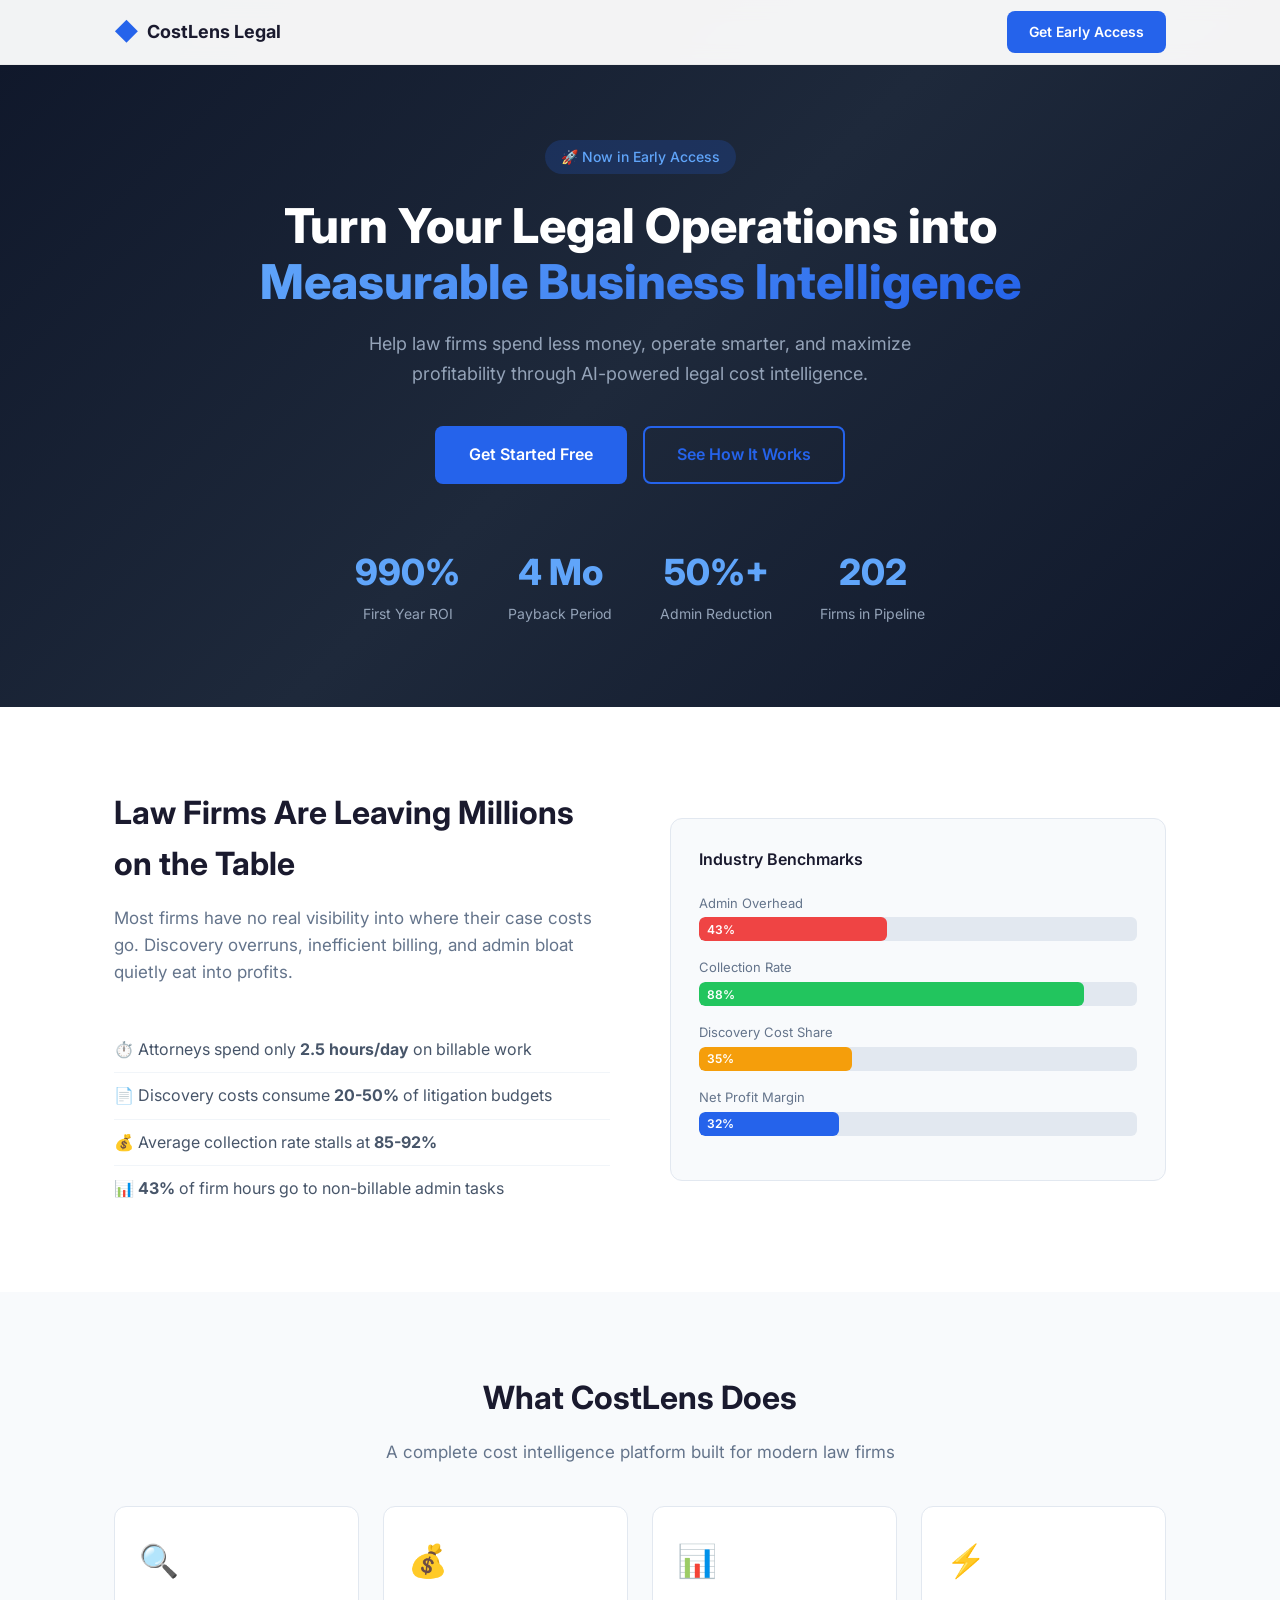
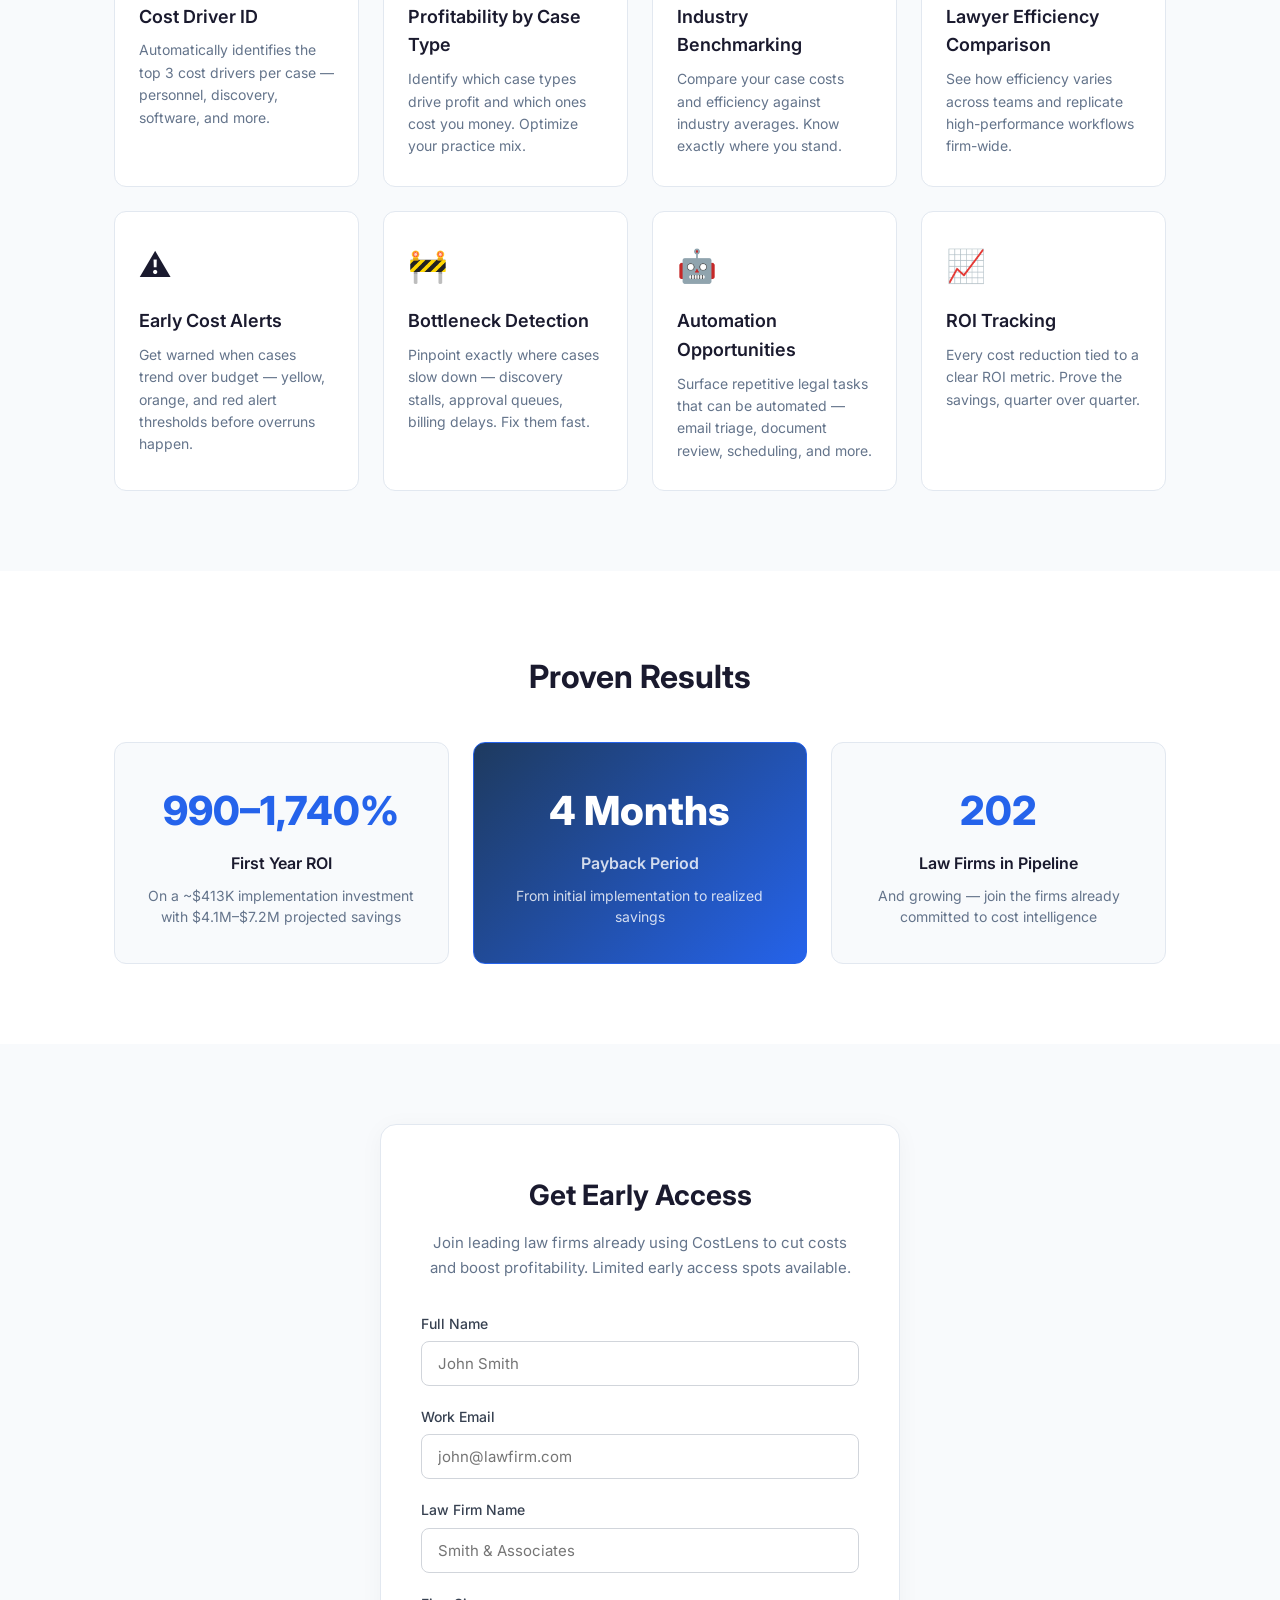
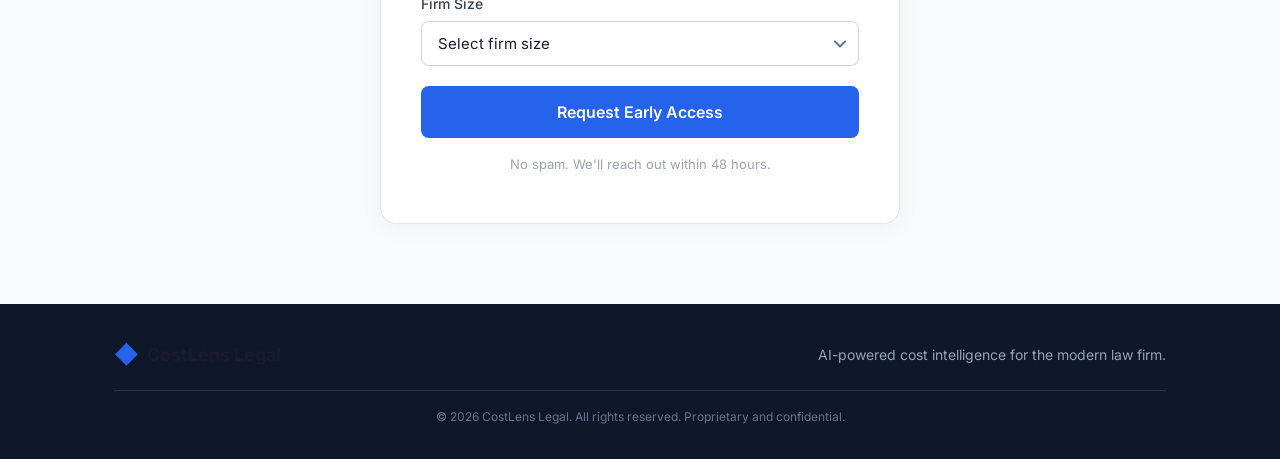
<file: index.html>
<!DOCTYPE html>
<html lang="en">
<head>
  <meta charset="UTF-8">
  <meta name="viewport" content="width=device-width, initial-scale=1.0">
  <title>CostLens Legal — AI-Powered Cost Reduction for Law Firms</title>
  <link rel="preconnect" href="https://fonts.googleapis.com">
  <link href="https://fonts.googleapis.com/css2?family=Inter:wght@400;500;600;700;800&display=swap" rel="stylesheet">
  <link rel="stylesheet" href="styles.css">
</head>
<body>

  <!-- Navigation -->
  <nav class="nav">
    <div class="container nav__inner">
      <div class="nav__logo">
        <span class="nav__logo-icon">◆</span>
        <span class="nav__logo-text">CostLens Legal</span>
      </div>
      <a href="#signup" class="btn btn--primary btn--sm">Get Early Access</a>
    </div>
  </nav>

  <!-- Hero Section -->
  <section class="hero">
    <div class="container">
      <div class="hero__badge">🚀 Now in Early Access</div>
      <h1 class="hero__title">
        Turn Your Legal Operations into <span class="highlight">Measurable Business Intelligence</span>
      </h1>
      <p class="hero__subtitle">
        Help law firms spend less money, operate smarter, and maximize profitability through AI-powered legal cost intelligence.
      </p>
      <div class="hero__cta">
        <a href="#signup" class="btn btn--primary btn--lg">Get Started Free</a>
        <a href="#features" class="btn btn--outline btn--lg">See How It Works</a>
      </div>
      <div class="hero__stats">
        <div class="stat">
          <span class="stat__number">990%</span>
          <span class="stat__label">First Year ROI</span>
        </div>
        <div class="stat">
          <span class="stat__number">4 Mo</span>
          <span class="stat__label">Payback Period</span>
        </div>
        <div class="stat">
          <span class="stat__number">50%+</span>
          <span class="stat__label">Admin Reduction</span>
        </div>
        <div class="stat">
          <span class="stat__number">202</span>
          <span class="stat__label">Firms in Pipeline</span>
        </div>
      </div>
    </div>
  </section>

  <!-- Problem Section -->
  <section class="problem">
    <div class="container">
      <div class="problem__grid">
        <div class="problem__content">
          <h2 class="section-title">Law Firms Are Leaving Millions on the Table</h2>
          <p class="section-text">Most firms have no real visibility into where their case costs go. Discovery overruns, inefficient billing, and admin bloat quietly eat into profits.</p>
          <ul class="problem__list">
            <li>⏱️ Attorneys spend only <strong>2.5 hours/day</strong> on billable work</li>
            <li>📄 Discovery costs consume <strong>20-50%</strong> of litigation budgets</li>
            <li>💰 Average collection rate stalls at <strong>85-92%</strong></li>
            <li>📊 <strong>43%</strong> of firm hours go to non-billable admin tasks</li>
          </ul>
        </div>
        <div class="problem__visual">
          <div class="visual-card">
            <div class="visual-card__header">Industry Benchmarks</div>
            <div class="visual-card__bars">
              <div class="bar-item">
                <span class="bar-label">Admin Overhead</span>
                <div class="bar-track"><div class="bar-fill" style="width:43%">43%</div></div>
              </div>
              <div class="bar-item">
                <span class="bar-label">Collection Rate</span>
                <div class="bar-track"><div class="bar-fill bar-fill--green" style="width:88%">88%</div></div>
              </div>
              <div class="bar-item">
                <span class="bar-label">Discovery Cost Share</span>
                <div class="bar-track"><div class="bar-fill bar-fill--orange" style="width:35%">35%</div></div>
              </div>
              <div class="bar-item">
                <span class="bar-label">Net Profit Margin</span>
                <div class="bar-track"><div class="bar-fill bar-fill--blue" style="width:32%">32%</div></div>
              </div>
            </div>
          </div>
        </div>
      </div>
    </div>
  </section>

  <!-- Features Section -->
  <section class="features" id="features">
    <div class="container">
      <h2 class="section-title section-title--center">What CostLens Does</h2>
      <p class="section-text section-text--center">A complete cost intelligence platform built for modern law firms</p>
      <div class="features__grid">
        <div class="feature-card">
          <div class="feature-card__icon">🔍</div>
          <h3 class="feature-card__title">Cost Driver ID</h3>
          <p class="feature-card__text">Automatically identifies the top 3 cost drivers per case — personnel, discovery, software, and more.</p>
        </div>
        <div class="feature-card">
          <div class="feature-card__icon">💰</div>
          <h3 class="feature-card__title">Profitability by Case Type</h3>
          <p class="feature-card__text">Identify which case types drive profit and which ones cost you money. Optimize your practice mix.</p>
        </div>
        <div class="feature-card">
          <div class="feature-card__icon">📊</div>
          <h3 class="feature-card__title">Industry Benchmarking</h3>
          <p class="feature-card__text">Compare your case costs and efficiency against industry averages. Know exactly where you stand.</p>
        </div>
        <div class="feature-card">
          <div class="feature-card__icon">⚡</div>
          <h3 class="feature-card__title">Lawyer Efficiency Comparison</h3>
          <p class="feature-card__text">See how efficiency varies across teams and replicate high-performance workflows firm-wide.</p>
        </div>
        <div class="feature-card">
          <div class="feature-card__icon">⚠️</div>
          <h3 class="feature-card__title">Early Cost Alerts</h3>
          <p class="feature-card__text">Get warned when cases trend over budget — yellow, orange, and red alert thresholds before overruns happen.</p>
        </div>
        <div class="feature-card">
          <div class="feature-card__icon">🚧</div>
          <h3 class="feature-card__title">Bottleneck Detection</h3>
          <p class="feature-card__text">Pinpoint exactly where cases slow down — discovery stalls, approval queues, billing delays. Fix them fast.</p>
        </div>
        <div class="feature-card">
          <div class="feature-card__icon">🤖</div>
          <h3 class="feature-card__title">Automation Opportunities</h3>
          <p class="feature-card__text">Surface repetitive legal tasks that can be automated — email triage, document review, scheduling, and more.</p>
        </div>
        <div class="feature-card">
          <div class="feature-card__icon">📈</div>
          <h3 class="feature-card__title">ROI Tracking</h3>
          <p class="feature-card__text">Every cost reduction tied to a clear ROI metric. Prove the savings, quarter over quarter.</p>
        </div>
      </div>
    </div>
  </section>

  <!-- ROI Section -->
  <section class="roi">
    <div class="container">
      <h2 class="section-title section-title--center">Proven Results</h2>
      <div class="roi__grid">
        <div class="roi-card">
          <div class="roi-card__value">990–1,740%</div>
          <div class="roi-card__label">First Year ROI</div>
          <div class="roi-card__desc">On a ~$413K implementation investment with $4.1M–$7.2M projected savings</div>
        </div>
        <div class="roi-card roi-card--accent">
          <div class="roi-card__value">4 Months</div>
          <div class="roi-card__label">Payback Period</div>
          <div class="roi-card__desc">From initial implementation to realized savings</div>
        </div>
        <div class="roi-card">
          <div class="roi-card__value">202</div>
          <div class="roi-card__label">Law Firms in Pipeline</div>
          <div class="roi-card__desc">And growing — join the firms already committed to cost intelligence</div>
        </div>
      </div>
    </div>
  </section>

  <!-- Signup Form Section -->
  <section class="signup" id="signup">
    <div class="container">
      <div class="signup__card">
        <h2 class="signup__title">Get Early Access</h2>
        <p class="signup__desc">Join leading law firms already using CostLens to cut costs and boost profitability. Limited early access spots available.</p>
        <form id="signupForm" class="form">
          <div class="form__group">
            <label for="name" class="form__label">Full Name</label>
            <input type="text" id="name" name="name" class="form__input" placeholder="John Smith" required>
          </div>
          <div class="form__group">
            <label for="email" class="form__label">Work Email</label>
            <input type="email" id="email" name="email" class="form__input" placeholder="john@lawfirm.com" required>
          </div>
          <div class="form__group">
            <label for="firm" class="form__label">Law Firm Name</label>
            <input type="text" id="firm" name="firm" class="form__input" placeholder="Smith & Associates" required>
          </div>
          <div class="form__group">
            <label for="size" class="form__label">Firm Size</label>
            <select id="size" name="size" class="form__input form__select" required>
              <option value="" disabled selected>Select firm size</option>
              <option value="Solo">Solo Practitioner</option>
              <option value="2-10">2–10 Attorneys</option>
              <option value="11-50">11–50 Attorneys</option>
              <option value="51-200">51–200 Attorneys</option>
              <option value="200+">200+ Attorneys</option>
            </select>
          </div>
          <button type="submit" class="btn btn--primary btn--lg btn--full" id="submitBtn">
            Request Early Access
          </button>
          <p class="form__footnote">No spam. We'll reach out within 48 hours.</p>
        </form>
        <div id="successMessage" class="success-message" style="display:none;">
          <div class="success-message__icon">✅</div>
          <h3>You're on the list!</h3>
          <p>We'll be in touch within 48 hours to get you set up.</p>
        </div>
      </div>
    </div>
  </section>

  <!-- Footer -->
  <footer class="footer">
    <div class="container">
      <div class="footer__inner">
        <div class="footer__brand">
          <span class="nav__logo-icon">◆</span>
          <span class="nav__logo-text">CostLens Legal</span>
        </div>
        <p class="footer__text">AI-powered cost intelligence for the modern law firm.</p>
      </div>
      <div class="footer__legal">
        <p class="footer__copyright">© 2026 CostLens Legal. All rights reserved. Proprietary and confidential.</p>
      </div>
    </div>
  </footer>

  <script src="script.js"></script>
</body>
</html>
</file>
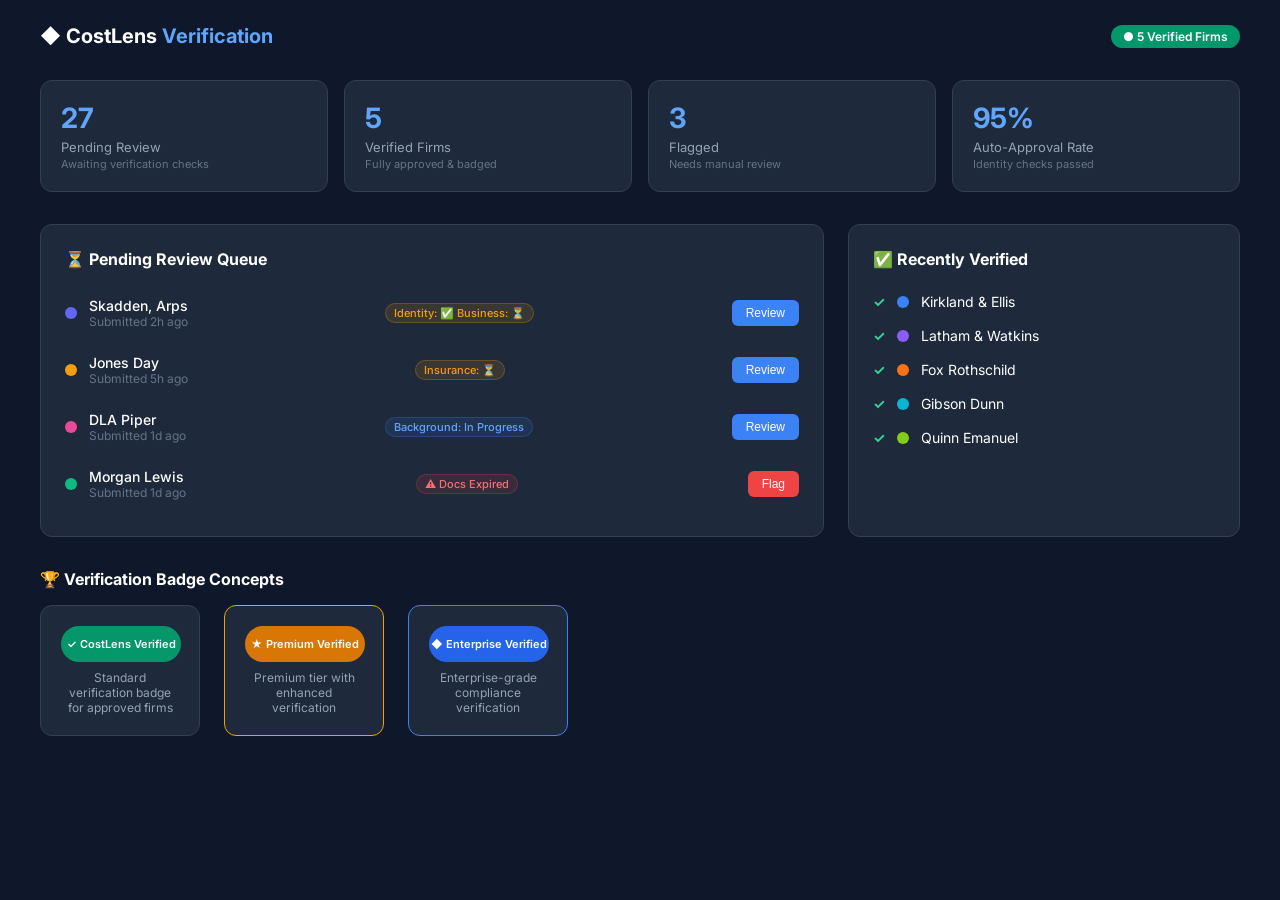
<file: verification-dashboard/dashboard.html>
<!DOCTYPE html>
<html lang="en">
<head>
  <meta charset="UTF-8">
  <meta name="viewport" content="width=device-width, initial-scale=1.0">
  <title>CostLens Legal — Verification Dashboard</title>
  <link href="https://fonts.googleapis.com/css2?family=Inter:wght@400;500;600;700;800&display=swap" rel="stylesheet">
  <style>
    * { margin: 0; padding: 0; box-sizing: border-box; }
    body { font-family: 'Inter', sans-serif; background: #0f172a; color: #fff; padding: 24px; }
    .dashboard { max-width: 1200px; margin: 0 auto; }
    .header { display: flex; justify-content: space-between; align-items: center; margin-bottom: 32px; }
    .logo { font-size: 20px; font-weight: 700; }
    .logo span { color: #60a5fa; }
    .badge { background: #059669; color: #fff; padding: 4px 12px; border-radius: 100px; font-size: 12px; font-weight: 600; }
    
    .stats { display: grid; grid-template-columns: repeat(4, 1fr); gap: 16px; margin-bottom: 32px; }
    .stat-card { background: #1e293b; border: 1px solid #334155; border-radius: 12px; padding: 20px; }
    .stat-number { font-size: 28px; font-weight: 700; color: #60a5fa; }
    .stat-label { font-size: 13px; color: #94a3b8; margin-top: 4px; }
    .stat-sub { font-size: 11px; color: #64748b; margin-top: 2px; }
    
    .status-grid { display: grid; grid-template-columns: 2fr 1fr; gap: 24px; margin-bottom: 32px; }
    
    .pending-card { background: #1e293b; border: 1px solid #334155; border-radius: 12px; padding: 24px; }
    .pending-card h3 { font-size: 16px; margin-bottom: 16px; }
    
    .firm-row { display: flex; justify-content: space-between; align-items: center; padding: 12px 0; border-bottom: 1px solid #1e293b; }
    .firm-row:last-child { border-bottom: none; }
    .firm-info { display: flex; align-items: center; gap: 12px; }
    .color-dot { width: 12px; height: 12px; border-radius: 50%; flex-shrink: 0; }
    .firm-name { font-weight: 500; font-size: 14px; }
    .firm-date { font-size: 12px; color: #64748b; }
    .status-tag { font-size: 11px; padding: 2px 8px; border-radius: 100px; font-weight: 500; }
    .tag-pending { background: #f59e0b20; color: #f59e0b; border: 1px solid #f59e0b40; }
    .tag-review { background: #3b82f620; color: #60a5fa; border: 1px solid #3b82f640; }
    .tag-approved { background: #05966920; color: #34d399; border: 1px solid #05966940; }
    .tag-flagged { background: #ef444420; color: #f87171; border: 1px solid #ef444440; }
    
    .actions { display: flex; gap: 8px; }
    .btn { padding: 6px 14px; border-radius: 6px; border: none; font-size: 12px; font-weight: 500; cursor: pointer; }
    .btn-approve { background: #059669; color: #fff; }
    .btn-reject { background: #ef4444; color: #fff; }
    .btn-review { background: #3b82f6; color: #fff; }
    
    .verified-card { background: #1e293b; border: 1px solid #334155; border-radius: 12px; padding: 24px; }
    .verified-card h3 { font-size: 16px; margin-bottom: 16px; }
    .verified-firm { display: flex; align-items: center; gap: 12px; padding: 8px 0; border-bottom: 1px solid #1e293b; font-size: 14px; }
    .verified-firm:last-child { border-bottom: none; }
    .verified-check { color: #34d399; font-weight: bold; }
    
    .badge-section { margin-bottom: 32px; }
    .badge-section h3 { font-size: 16px; margin-bottom: 16px; }
    .badge-showcase { display: flex; gap: 24px; }
    .badge-card { background: #1e293b; border: 1px solid #334155; border-radius: 12px; padding: 20px; text-align: center; width: 160px; }
    .verified-badge { display: inline-flex; align-items: center; gap: 6px; background: #059669; color: #fff; padding: 6px 14px; border-radius: 100px; font-size: 12px; font-weight: 600; margin-bottom: 8px; }
    .badge-card p { font-size: 12px; color: #94a3b8; }
    .preview-badge { width: 120px; height: 36px; background: #059669; border-radius: 100px; display: flex; align-items: center; justify-content: center; gap: 6px; font-size: 11px; font-weight: 600; color: #fff; margin: 0 auto 8px; }
    
    .recently-verified { margin-bottom: 32px; }
  </style>
</head>
<body>
  <div class="dashboard">
    <div class="header">
      <div class="logo">◆ CostLens <span>Verification</span></div>
      <span class="badge">● 5 Verified Firms</span>
    </div>
    
    <div class="stats">
      <div class="stat-card">
        <div class="stat-number">27</div>
        <div class="stat-label">Pending Review</div>
        <div class="stat-sub">Awaiting verification checks</div>
      </div>
      <div class="stat-card">
        <div class="stat-number">5</div>
        <div class="stat-label">Verified Firms</div>
        <div class="stat-sub">Fully approved & badged</div>
      </div>
      <div class="stat-card">
        <div class="stat-number">3</div>
        <div class="stat-label">Flagged</div>
        <div class="stat-sub">Needs manual review</div>
      </div>
      <div class="stat-card">
        <div class="stat-number">95%</div>
        <div class="stat-label">Auto-Approval Rate</div>
        <div class="stat-sub">Identity checks passed</div>
      </div>
    </div>

    <div class="status-grid">
      <div class="pending-card">
        <h3>⏳ Pending Review Queue</h3>
        <div class="firm-row">
          <div class="firm-info">
            <div class="color-dot" style="background:#6366f1"></div>
            <div><div class="firm-name">Skadden, Arps</div><div class="firm-date">Submitted 2h ago</div></div>
          </div>
          <span class="status-tag tag-pending">Identity: ✅ Business: ⏳</span>
          <div class="actions">
            <button class="btn btn-review">Review</button>
          </div>
        </div>
        <div class="firm-row">
          <div class="firm-info">
            <div class="color-dot" style="background:#f59e0b"></div>
            <div><div class="firm-name">Jones Day</div><div class="firm-date">Submitted 5h ago</div></div>
          </div>
          <span class="status-tag tag-pending">Insurance: ⏳</span>
          <div class="actions">
            <button class="btn btn-review">Review</button>
          </div>
        </div>
        <div class="firm-row">
          <div class="firm-info">
            <div class="color-dot" style="background:#ec4899"></div>
            <div><div class="firm-name">DLA Piper</div><div class="firm-date">Submitted 1d ago</div></div>
          </div>
          <span class="status-tag tag-review">Background: In Progress</span>
          <div class="actions">
            <button class="btn btn-review">Review</button>
          </div>
        </div>
        <div class="firm-row">
          <div class="firm-info">
            <div class="color-dot" style="background:#10b981"></div>
            <div><div class="firm-name">Morgan Lewis</div><div class="firm-date">Submitted 1d ago</div></div>
          </div>
          <span class="status-tag tag-flagged">⚠️ Docs Expired</span>
          <div class="actions">
            <button class="btn btn-reject">Flag</button>
          </div>
        </div>
      </div>
      
      <div class="verified-card">
        <h3>✅ Recently Verified</h3>
        <div class="verified-firm"><span class="verified-check">✓</span> <div class="color-dot" style="background:#3b82f6"></div> Kirkland & Ellis</div>
        <div class="verified-firm"><span class="verified-check">✓</span> <div class="color-dot" style="background:#8b5cf6"></div> Latham & Watkins</div>
        <div class="verified-firm"><span class="verified-check">✓</span> <div class="color-dot" style="background:#f97316"></div> Fox Rothschild</div>
        <div class="verified-firm"><span class="verified-check">✓</span> <div class="color-dot" style="background:#06b6d4"></div> Gibson Dunn</div>
        <div class="verified-firm"><span class="verified-check">✓</span> <div class="color-dot" style="background:#84cc16"></div> Quinn Emanuel</div>
      </div>
    </div>

    <div class="badge-section">
      <h3>🏆 Verification Badge Concepts</h3>
      <div class="badge-showcase">
        <div class="badge-card">
          <div class="preview-badge">✓ CostLens Verified</div>
          <p>Standard verification badge for approved firms</p>
        </div>
        <div class="badge-card" style="border-color:#f59e0b;">
          <div class="preview-badge" style="background:#d97706;">★ Premium Verified</div>
          <p>Premium tier with enhanced verification</p>
        </div>
        <div class="badge-card" style="border-color:#3b82f6;">
          <div class="preview-badge" style="background:#2563eb;">◆ Enterprise Verified</div>
          <p>Enterprise-grade compliance verification</p>
        </div>
      </div>
    </div>
  </div>
</body>
</html>
</file>
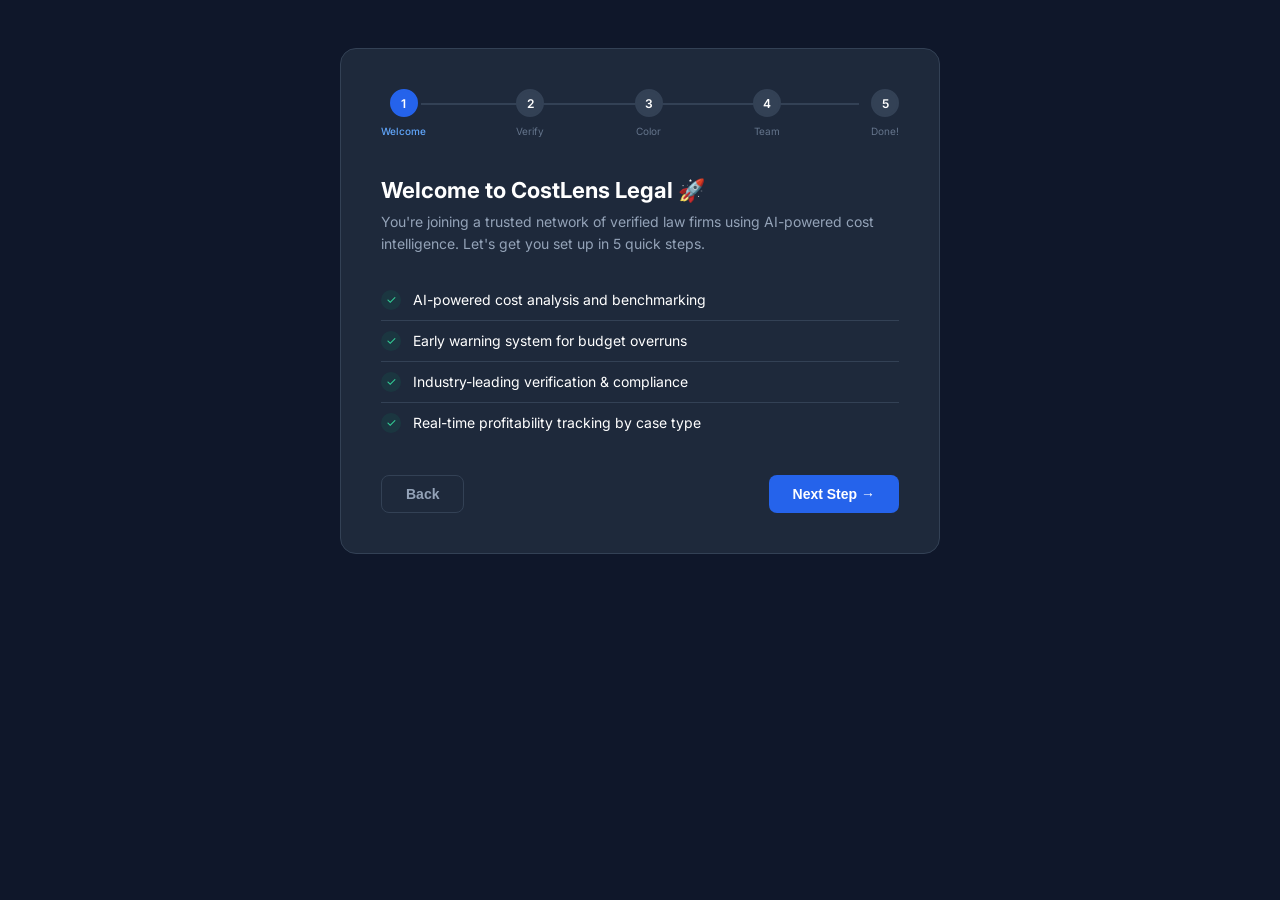
<file: verification-dashboard/onboarding-wizard.html>
<!DOCTYPE html>
<html lang="en">
<head>
  <meta charset="UTF-8">
  <meta name="viewport" content="width=device-width, initial-scale=1.0">
  <title>CostLens Legal — Onboarding Wizard</title>
  <link href="https://fonts.googleapis.com/css2?family=Inter:wght@400;500;600;700&display=swap" rel="stylesheet">
  <style>
    * { margin: 0; padding: 0; box-sizing: border-box; }
    body { font-family: 'Inter', sans-serif; background: #0f172a; color: #fff; display: flex; justify-content: center; padding: 48px 24px; }
    .wizard { max-width: 600px; width: 100%; background: #1e293b; border: 1px solid #334155; border-radius: 16px; padding: 40px; }
    .steps { display: flex; justify-content: space-between; margin-bottom: 40px; position: relative; }
    .steps::before { content: ''; position: absolute; top: 14px; left: 40px; right: 40px; height: 2px; background: #334155; z-index: 0; }
    .step { display: flex; flex-direction: column; align-items: center; position: relative; z-index: 1; }
    .step-circle { width: 28px; height: 28px; border-radius: 50%; background: #334155; border: 2px solid #334155; display: flex; align-items: center; justify-content: center; font-size: 12px; font-weight: 600; margin-bottom: 8px; }
    .step.active .step-circle { background: #2563eb; border-color: #2563eb; }
    .step.completed .step-circle { background: #059669; border-color: #059669; }
    .step-label { font-size: 10px; color: #64748b; text-align: center; }
    .step.active .step-label { color: #60a5fa; font-weight: 500; }
    
    .content { min-height: 240px; }
    .content h2 { font-size: 22px; margin-bottom: 8px; }
    .content p { font-size: 14px; color: #94a3b8; margin-bottom: 24px; line-height: 1.6; }
    .feature-list { list-style: none; }
    .feature-list li { padding: 10px 0; border-bottom: 1px solid #334155; display: flex; align-items: center; gap: 12px; font-size: 14px; }
    .feature-list li:last-child { border-bottom: none; }
    .check { width: 20px; height: 20px; border-radius: 50%; background: #05966920; color: #34d399; display: flex; align-items: center; justify-content: center; font-size: 12px; flex-shrink: 0; }
    
    .nav-buttons { display: flex; justify-content: space-between; margin-top: 32px; }
    .btn { padding: 10px 24px; border-radius: 8px; border: none; font-weight: 600; font-size: 14px; cursor: pointer; }
    .btn-primary { background: #2563eb; color: #fff; }
    .btn-primary:hover { background: #1d4ed8; }
    .btn-secondary { background: transparent; color: #94a3b8; border: 1px solid #334155; }
    .btn-success { background: #059669; color: #fff; }
    .color-select { display: flex; gap: 12px; margin: 16px 0; }
    .color-option { width: 36px; height: 36px; border-radius: 50%; cursor: pointer; border: 3px solid transparent; transition: all 0.2s; }
    .color-option.selected { border-color: #fff; transform: scale(1.15); }
  </style>
</head>
<body>
  <div class="wizard">
    <div class="steps">
      <div class="step active" id="step1">
        <div class="step-circle">1</div>
        <div class="step-label">Welcome</div>
      </div>
      <div class="step" id="step2">
        <div class="step-circle">2</div>
        <div class="step-label">Verify</div>
      </div>
      <div class="step" id="step3">
        <div class="step-circle">3</div>
        <div class="step-label">Color</div>
      </div>
      <div class="step" id="step4">
        <div class="step-circle">4</div>
        <div class="step-label">Team</div>
      </div>
      <div class="step" id="step5">
        <div class="step-circle">5</div>
        <div class="step-label">Done!</div>
      </div>
    </div>

    <div class="content" id="stepContent">
      <h2>Welcome to CostLens Legal 🚀</h2>
      <p>You're joining a trusted network of verified law firms using AI-powered cost intelligence. Let's get you set up in 5 quick steps.</p>
      <ul class="feature-list">
        <li><span class="check">✓</span> AI-powered cost analysis and benchmarking</li>
        <li><span class="check">✓</span> Early warning system for budget overruns</li>
        <li><span class="check">✓</span> Industry-leading verification & compliance</li>
        <li><span class="check">✓</span> Real-time profitability tracking by case type</li>
      </ul>
    </div>

    <div class="nav-buttons">
      <button class="btn btn-secondary" onclick="prevStep()">Back</button>
      <button class="btn btn-primary" onclick="nextStep()">Next Step →</button>
    </div>
  </div>

  <script>
    let currentStep = 1;
    const steps = [
      { title: 'Welcome to CostLens Legal 🚀', desc: "You're joining a trusted network...", content: '<ul class="feature-list"><li><span class="check">✓</span> AI-powered cost analysis</li><li><span class="check">✓</span> Early warning system</li><li><span class="check">✓</span> Verification & compliance</li><li><span class="check">✓</span> Profitability tracking</li></ul>' },
      { title: 'Verify Your Firm ✅', desc: 'We need to verify your identity and business registration. This takes about 2 minutes.', content: '<ul class="feature-list"><li><span class="check">✓</span> Upload government-issued ID</li><li><span class="check">✓</span> Business registration (EIN/SS)</li><li><span class="check">✓</span> Insurance certificate</li><li><span class="check">✓</span> Background check (partners)</li></ul><p style="margin-top:16px;font-size:13px;color:#f59e0b;">🔒 All documents encrypted and securely stored.</p>' },
      { title: 'Choose Your Firm Color 🎨', desc: 'Pick a unique color for your firm. This will appear on dashboards, documents, and calendars to keep your firm organized.', content: '<div class="color-select"><div class="color-option selected" style="background:#3b82f6" onclick="selectColor(this)"></div><div class="color-option" style="background:#8b5cf6" onclick="selectColor(this)"></div><div class="color-option" style="background:#ec4899" onclick="selectColor(this)"></div><div class="color-option" style="background:#f59e0b" onclick="selectColor(this)"></div><div class="color-option" style="background:#10b981" onclick="selectColor(this)"></div><div class="color-option" style="background:#ef4444" onclick="selectColor(this)"></div><div class="color-option" style="background:#06b6d4" onclick="selectColor(this)"></div><div class="color-option" style="background:#84cc16" onclick="selectColor(this)"></div></div><p style="font-size:13px;color:#64748b;">This color is unique to your firm across the entire platform.</p>' },
      { title: 'Invite Your Team 👥', desc: 'Add your attorneys and paralegals to the platform. Each will get a welcome email with setup instructions.', content: '<div style="background:#0f172a;border:1px solid #334155;border-radius:8px;padding:16px;margin-bottom:12px;"><input style="width:100%;padding:8px;background:transparent;border:none;color:#fff;font-size:14px;outline:none;" placeholder="Enter email addresses, separated by commas" /></div><p style="font-size:13px;color:#64748b;">💡 Each team member will get role-based access. You can set permissions later.</p>' },
      { title: "You're All Set! 🎉", desc: 'Your firm is now part of the CostLens Legal verified network. Your dashboard is ready.', content: '<div style="text-align:center;padding:20px;"><div style="font-size:64px;margin-bottom:16px;">🎉</div><p style="font-size:16px;color:#34d399;font-weight:600;">✓ Firm Verified</p><p style="font-size:13px;color:#64748b;margin-top:8px;">Your CostLens Verified badge is now active.</p><div style="margin-top:16px;display:inline-flex;align-items:center;gap:6px;background:#059669;padding:8px 20px;border-radius:100px;font-size:13px;font-weight:600;">✓ CostLens Verified</div></div>' }
    ];

    function renderStep() {
      const data = steps[currentStep - 1];
      document.getElementById('stepContent').innerHTML = `<h2>${data.title}</h2><p>${data.desc}</p>${data.content}`;
      for (let i = 1; i <= 5; i++) {
        const el = document.getElementById('step' + i);
        el.classList.toggle('active', i === currentStep);
        el.classList.toggle('completed', i < currentStep);
      }
    }
    function nextStep() { if (currentStep < 5) { currentStep++; renderStep(); } }
    function prevStep() { if (currentStep > 1) { currentStep--; renderStep(); } }
    function selectColor(el) { document.querySelectorAll('.color-option').forEach(c => c.classList.remove('selected')); el.classList.add('selected'); }
  </script>
</body>
</html>
</file>
<file: styles.css>
/* ===== Reset & Base ===== */
*, *::before, *::after {
  box-sizing: border-box;
  margin: 0;
  padding: 0;
}

html {
  scroll-behavior: smooth;
}

body {
  font-family: 'Inter', -apple-system, BlinkMacSystemFont, sans-serif;
  color: #1a1a2e;
  line-height: 1.6;
  background: #fafbfc;
}

.container {
  max-width: 1100px;
  margin: 0 auto;
  padding: 0 24px;
}

/* ===== Buttons ===== */
.btn {
  display: inline-flex;
  align-items: center;
  justify-content: center;
  font-family: 'Inter', sans-serif;
  font-weight: 600;
  border-radius: 8px;
  text-decoration: none;
  cursor: pointer;
  transition: all 0.2s ease;
  border: 2px solid transparent;
}

.btn--primary {
  background: #2563eb;
  color: #fff;
}

.btn--primary:hover {
  background: #1d4ed8;
  transform: translateY(-1px);
}

.btn--outline {
  background: transparent;
  color: #2563eb;
  border-color: #2563eb;
}

.btn--outline:hover {
  background: #2563eb;
  color: #fff;
}

.btn--lg {
  padding: 14px 32px;
  font-size: 16px;
}

.btn--sm {
  padding: 8px 20px;
  font-size: 14px;
}

.btn--full {
  width: 100%;
}

/* ===== Navigation ===== */
.nav {
  position: fixed;
  top: 0;
  left: 0;
  right: 0;
  background: rgba(255,255,255,0.95);
  backdrop-filter: blur(10px);
  z-index: 100;
  border-bottom: 1px solid #eaeaea;
}

.nav__inner {
  display: flex;
  align-items: center;
  justify-content: space-between;
  height: 64px;
}

.nav__logo {
  display: flex;
  align-items: center;
  gap: 8px;
}

.nav__logo-icon {
  font-size: 24px;
  color: #2563eb;
}

.nav__logo-text {
  font-size: 18px;
  font-weight: 700;
  color: #1a1a2e;
}

/* ===== Hero ===== */
.hero {
  padding: 140px 0 80px;
  background: linear-gradient(135deg, #0f172a 0%, #1e293b 50%, #0f172a 100%);
  color: #fff;
  text-align: center;
}

.hero__badge {
  display: inline-block;
  padding: 6px 16px;
  border-radius: 100px;
  background: rgba(37, 99, 235, 0.2);
  color: #60a5fa;
  font-size: 14px;
  font-weight: 500;
  margin-bottom: 24px;
}

.hero__title {
  font-size: 48px;
  font-weight: 800;
  line-height: 1.15;
  max-width: 800px;
  margin: 0 auto 20px;
}

.highlight {
  background: linear-gradient(135deg, #60a5fa, #2563eb);
  -webkit-background-clip: text;
  -webkit-text-fill-color: transparent;
  background-clip: text;
}

.hero__subtitle {
  font-size: 18px;
  color: #94a3b8;
  max-width: 600px;
  margin: 0 auto 36px;
  line-height: 1.7;
}

.hero__cta {
  display: flex;
  gap: 16px;
  justify-content: center;
  margin-bottom: 60px;
  flex-wrap: wrap;
}

.hero__stats {
  display: flex;
  justify-content: center;
  gap: 48px;
  flex-wrap: wrap;
}

.stat {
  text-align: center;
}

.stat__number {
  display: block;
  font-size: 36px;
  font-weight: 800;
  color: #60a5fa;
}

.stat__label {
  font-size: 14px;
  color: #94a3b8;
  margin-top: 4px;
}

/* ===== Section Shared ===== */
.section-title {
  font-size: 32px;
  font-weight: 700;
  margin-bottom: 16px;
  color: #1a1a2e;
}

.section-title--center {
  text-align: center;
}

.section-text {
  font-size: 17px;
  color: #64748b;
  margin-bottom: 40px;
  max-width: 600px;
}

.section-text--center {
  text-align: center;
  margin-left: auto;
  margin-right: auto;
}

/* ===== Problem Section ===== */
.problem {
  padding: 80px 0;
  background: #fff;
}

.problem__grid {
  display: grid;
  grid-template-columns: 1fr 1fr;
  gap: 60px;
  align-items: center;
}

.problem__list {
  list-style: none;
  margin-top: 24px;
}

.problem__list li {
  padding: 10px 0;
  font-size: 16px;
  color: #475569;
  border-bottom: 1px solid #f1f5f9;
}

.problem__list li:last-child { border-bottom: none; }

/* Visual Card */
.visual-card {
  background: #f8fafc;
  border: 1px solid #e2e8f0;
  border-radius: 12px;
  padding: 28px;
}

.visual-card__header {
  font-weight: 600;
  font-size: 16px;
  margin-bottom: 20px;
  color: #1a1a2e;
}

.bar-item {
  margin-bottom: 16px;
}

.bar-label {
  display: block;
  font-size: 13px;
  color: #64748b;
  margin-bottom: 4px;
}

.bar-track {
  height: 24px;
  background: #e2e8f0;
  border-radius: 6px;
  overflow: hidden;
}

.bar-fill {
  height: 100%;
  background: #ef4444;
  border-radius: 6px;
  display: flex;
  align-items: center;
  padding-left: 8px;
  font-size: 12px;
  font-weight: 600;
  color: #fff;
}

.bar-fill--green { background: #22c55e; }
.bar-fill--orange { background: #f59e0b; }
.bar-fill--blue { background: #2563eb; }

/* ===== Features ===== */
.features {
  padding: 80px 0;
  background: #f8fafc;
}

.features__grid {
  display: grid;
  grid-template-columns: repeat(4, 1fr);
  gap: 24px;
}

.feature-card {
  background: #fff;
  border: 1px solid #e2e8f0;
  border-radius: 12px;
  padding: 28px 24px;
  transition: all 0.2s ease;
}

.feature-card:hover {
  transform: translateY(-4px);
  box-shadow: 0 12px 40px rgba(0,0,0,0.08);
}

.feature-card__icon {
  font-size: 32px;
  margin-bottom: 16px;
}

.feature-card__title {
  font-size: 18px;
  font-weight: 600;
  margin-bottom: 8px;
  color: #1a1a2e;
}

.feature-card__text {
  font-size: 14px;
  color: #64748b;
  line-height: 1.6;
}

/* ===== ROI Section ===== */
.roi {
  padding: 80px 0;
  background: #fff;
}

.roi__grid {
  display: grid;
  grid-template-columns: repeat(3, 1fr);
  gap: 24px;
  margin-top: 40px;
}

.roi-card {
  background: #f8fafc;
  border: 1px solid #e2e8f0;
  border-radius: 12px;
  padding: 36px 28px;
  text-align: center;
}

.roi-card--accent {
  background: linear-gradient(135deg, #1e3a5f, #2563eb);
  border-color: #2563eb;
  color: #fff;
}

.roi-card--accent .roi-card__label,
.roi-card--accent .roi-card__desc {
  color: rgba(255,255,255,0.8);
}

.roi-card__value {
  font-size: 40px;
  font-weight: 800;
  color: #2563eb;
  margin-bottom: 8px;
}

.roi-card--accent .roi-card__value { color: #fff; }

.roi-card__label {
  font-size: 16px;
  font-weight: 600;
  margin-bottom: 8px;
}

.roi-card__desc {
  font-size: 14px;
  color: #64748b;
  line-height: 1.5;
}

/* ===== Signup Form ===== */
.signup {
  padding: 80px 0;
  background: #f8fafc;
}

.signup__card {
  max-width: 520px;
  margin: 0 auto;
  background: #fff;
  border: 1px solid #e2e8f0;
  border-radius: 16px;
  padding: 48px 40px;
  box-shadow: 0 4px 24px rgba(0,0,0,0.04);
}

.signup__title {
  font-size: 28px;
  font-weight: 700;
  text-align: center;
  margin-bottom: 12px;
}

.signup__desc {
  text-align: center;
  color: #64748b;
  margin-bottom: 32px;
  font-size: 15px;
  line-height: 1.7;
}

.form__group {
  margin-bottom: 20px;
}

.form__label {
  display: block;
  font-size: 14px;
  font-weight: 500;
  color: #374151;
  margin-bottom: 6px;
}

.form__input {
  width: 100%;
  padding: 12px 16px;
  font-size: 15px;
  font-family: 'Inter', sans-serif;
  border: 1.5px solid #d1d5db;
  border-radius: 8px;
  background: #fff;
  transition: border-color 0.2s;
  color: #1a1a2e;
}

.form__input:focus {
  outline: none;
  border-color: #2563eb;
  box-shadow: 0 0 0 3px rgba(37,99,235,0.1);
}

.form__select {
  appearance: none;
  background-image: url("data:image/svg+xml,%3Csvg width='12' height='8' viewBox='0 0 12 8' fill='none' xmlns='http://www.w3.org/2000/svg'%3E%3Cpath d='M1 1.5L6 6.5L11 1.5' stroke='%236B7280' stroke-width='2' stroke-linecap='round' stroke-linejoin='round'/%3E%3C/svg%3E");
  background-repeat: no-repeat;
  background-position: right 12px center;
  padding-right: 40px;
}

.form__footnote {
  text-align: center;
  font-size: 13px;
  color: #9ca3af;
  margin-top: 16px;
}

/* Success Message */
.success-message {
  text-align: center;
  padding: 40px 20px;
}

.success-message__icon {
  font-size: 48px;
  margin-bottom: 16px;
}

.success-message h3 {
  font-size: 22px;
  font-weight: 700;
  margin-bottom: 8px;
  color: #1a1a2e;
}

.success-message p {
  color: #64748b;
  font-size: 15px;
}

/* ===== Footer ===== */
.footer {
  padding: 32px 0;
  background: #0f172a;
  color: #94a3b8;
}

.footer__inner {
  display: flex;
  align-items: center;
  justify-content: space-between;
}

.footer__brand {
  display: flex;
  align-items: center;
  gap: 8px;
}

.footer__text {
  font-size: 14px;
}

.footer__legal {
  margin-top: 16px;
  padding-top: 16px;
  border-top: 1px solid rgba(255,255,255,0.1);
  text-align: center;
}

.footer__copyright {
  font-size: 12px;
  color: #64748b;
}

/* ===== Responsive ===== */
@media (max-width: 900px) {
  .hero__title { font-size: 36px; }
  .problem__grid { grid-template-columns: 1fr; gap: 40px; }
  .features__grid { grid-template-columns: repeat(2, 1fr); }
  .roi__grid { grid-template-columns: 1fr; }
}

@media (max-width: 600px) {
  .hero { padding: 120px 0 60px; }
  .hero__title { font-size: 28px; }
  .hero__subtitle { font-size: 16px; }
  .hero__stats { gap: 24px; }
  .stat__number { font-size: 28px; }
  .features__grid { grid-template-columns: 1fr; }
  .section-title { font-size: 26px; }
  .signup__card { padding: 32px 24px; }
  .hero__cta { flex-direction: column; align-items: stretch; }
  .btn--lg { text-align: center; }
  .roi-card__value { font-size: 32px; }
  .footer__inner { flex-direction: column; gap: 12px; text-align: center; }
  .footer__legal { margin-top: 16px; padding-top: 16px; border-top: 1px solid rgba(255,255,255,0.1); }
  .footer__copyright { font-size: 12px; color: #64748b; text-align: center; }
}
</file>
